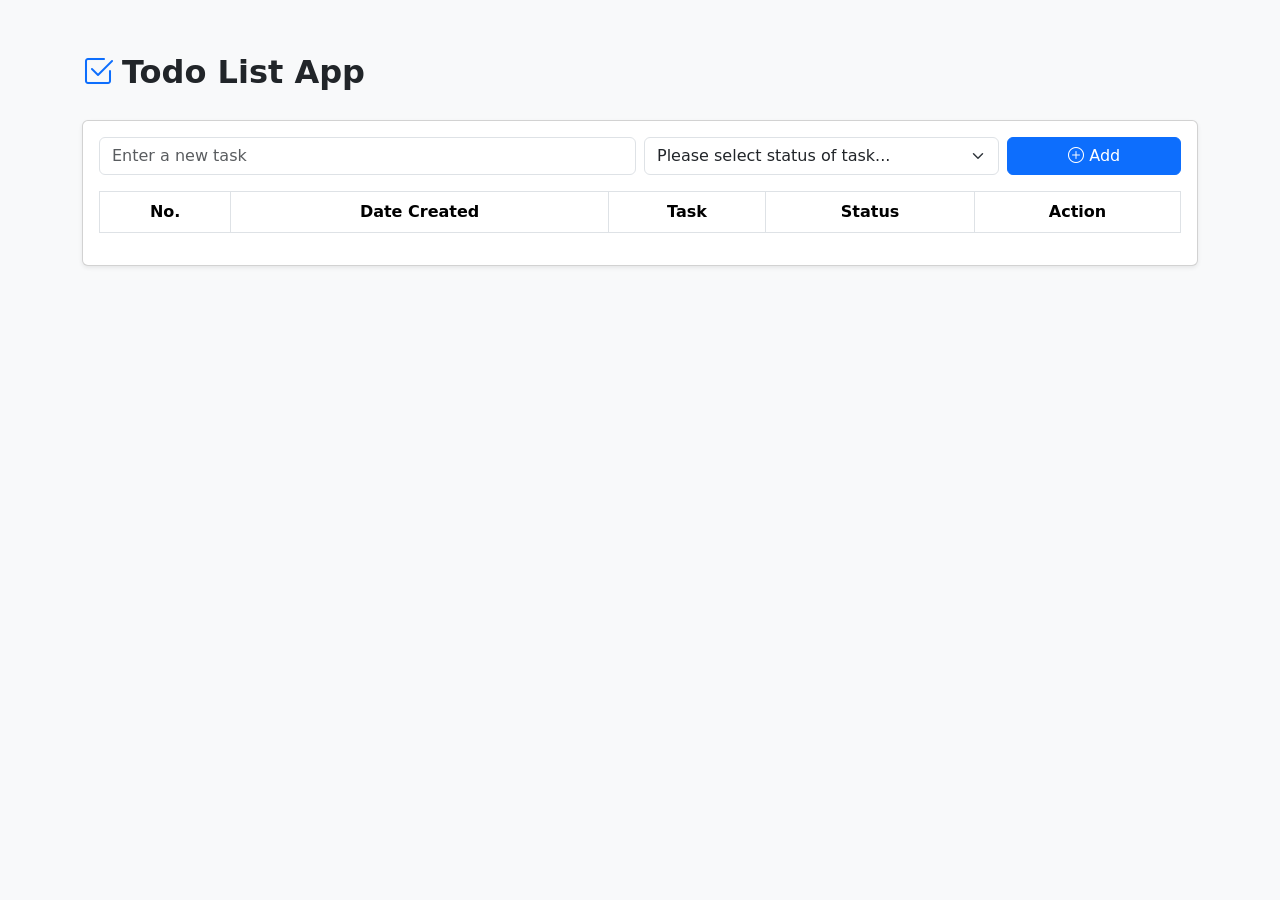
<file: index.html>
<!DOCTYPE html>
<html lang="en">

<head>
    <meta charset="UTF-8">
    <meta name="viewport" content="width=device-width, initial-scale=1.0">
    <title>ToDo List Web App</title>
    <!-- Bootstrap CSS -->
    <link href="https://cdn.jsdelivr.net/npm/bootstrap@5.3.0/dist/css/bootstrap.min.css" rel="stylesheet">
    <!-- Bootstrap Icons -->
    <link rel="stylesheet" href="https://cdn.jsdelivr.net/npm/bootstrap-icons@1.11.3/font/bootstrap-icons.css">
</head>

<body class="bg-light">

    <div class="container py-5">
        <!-- Header -->
        <div class="d-flex align-items-center mb-4">
            <i class="bi bi-check2-square text-primary fs-2 me-2"></i>
            <h2 class="fw-bold mb-0">Todo List App</h2>
        </div>

        <!-- Card Layout -->
        <div class="card shadow-sm">
            <div class="card-body">
                <!-- Input Row -->
                <div class="row g-2 mb-3">
                    <div class="col-md-6">
                        <input type="text" id="taskInput" class="form-control" placeholder="Enter a new task">
                    </div>
                    <div class="col-md-4">
                        <select id="statusInput" class="form-select">
                            <option value="" disabled selected>Please select status of task...</option>
                            <option value="Created">Created</option>
                            <option value="Ongoing">Ongoing</option>
                            <option value="On-Hold">On-Hold</option>
                            <option value="Completed">Completed</option>
                            <option value="Cancelled">Cancelled</option>
                            <option value="Overdue">Overdue</option>
                        </select>
                    </div>
                    <div class="col-md-2 d-grid">
                        <button id="addTaskBtn" class="btn btn-primary">
                            <i class="bi bi-plus-circle"></i> Add
                        </button>
                    </div>
                </div>

                <!-- Task List -->
                <div class="table-responsive-sm">
                    <table class="table table-striped table-bordered align-middle">
                        <thead class="text-center">
                            <tr>
                                <th scope="col">No.</th>
                                <th scope="col">Date Created</th>
                                <th scope="col">Task</th>
                                <th scope="col">Status</th>
                                <th scope="col">Action</th>
                            </tr>
                        </thead>
                        <tbody id="taskTableBody"></tbody>
                    </table>
                </div>

            </div>
        </div>
    </div>

    <script src="script.js"></script>
</body>
</html>
</file>
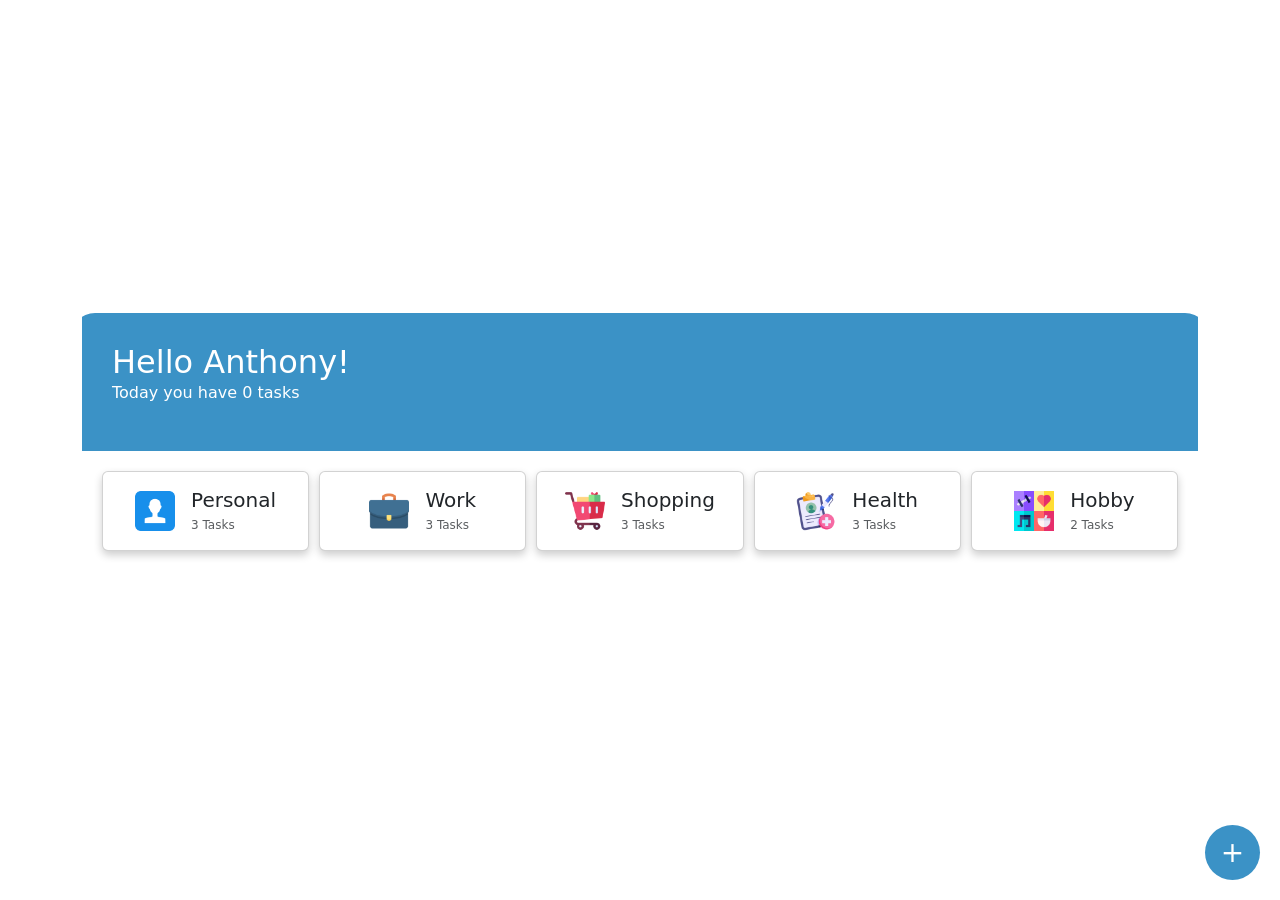
<file: layout.html>
<!DOCTYPE html>
<html lang="en">

<head>
    <meta charset="UTF-8">
    <meta name="viewport" content="width=device-width, initial-scale=1.0">
    <title>Todo-List App</title>
    <!-- Custom CSS Layout -->
    <link rel="stylesheet" href="style.css">
    <!-- Bootstrap CSS -->
    <link href="https://cdn.jsdelivr.net/npm/bootstrap@5.3.0/dist/css/bootstrap.min.css" rel="stylesheet">
    <link rel="stylesheet" href="https://cdn.jsdelivr.net/npm/bootstrap-icons@1.11.3/font/bootstrap-icons.css">
    <link href="https://fonts.googleapis.com/css2?family=Poppins:wght@300;400;600&display=swap" rel="stylesheet">
</head>

<body>
    <div class="container">
        <!-- Header Section -->
        <header>
            <h2>Hello Anthony!</h2>
            <p>Today you have <span id="taskCount">0</span> tasks</p>
        </header>

        <!-- Main Section -->
        <div class="categories">

            <div class="card shadow-md p-3 mb-3" style="width: 18rem;" onclick="openCategory('Personal')">
                <div class="d-flex align-items-center">
                    <!-- Icon -->
                    <div class="me-3">
                        <img src="assets/icons/personal.png" alt="personal" width="40" height="40">
                    </div>

                    <!-- Text -->
                    <div>
                        <h5 class="mb-1">Personal</h5>
                        <p class="text-muted mb-0">3 Tasks</p>
                    </div>
                </div>
            </div>

            <div class="card shadow-md p-3 mb-3" style="width: 18rem;" onclick="openCategory('Work')">
                <div class="d-flex align-items-center">
                    <!-- Icon -->
                    <div class="me-3">
                        <img src="assets/icons/work.png" alt="work" width="40" height="40">
                    </div>

                    <!-- Text -->
                    <div>
                        <h5 class="mb-1">Work</h5>
                        <p class="text-muted mb-0">3 Tasks</p>
                    </div>
                </div>
            </div>

            <div class="card shadow-md p-3 mb-3" style="width: 18rem;" onclick="openCategory('Shopping')">
                <div class="d-flex align-items-center">
                    <!-- Icon -->
                    <div class="me-3">
                        <img src="assets/icons/shopping.png" alt="shopping" width="40" height="40">
                    </div>

                    <!-- Text -->
                    <div>
                        <h5 class="mb-1">Shopping</h5>
                        <p class="text-muted mb-0">3 Tasks</p>
                    </div>
                </div>
            </div>

            <div class="card shadow-md p-3 mb-3" style="width: 18rem;" onclick="openCategory('Health')">
                <div class="d-flex align-items-center">
                    <!-- Icon -->
                    <div class="me-3">
                        <img src="assets/icons/health.png" alt="health" width="40" height="40">
                    </div>

                    <!-- Text -->
                    <div>
                        <h5 class="mb-1">Health</h5>
                        <p class="text-muted mb-0">3 Tasks</p>
                    </div>
                </div>
            </div>

            <div class="card shadow-md p-3 mb-3" style="width: 18rem;" onclick="openCategory('Hobby')">
                <div class="d-flex align-items-center">
                    <!-- Icon -->
                    <div class="me-3">
                        <img src="assets/icons/hobby.png" alt="hobby" width="40" height="40">
                    </div>

                    <!-- Text -->
                    <div>
                        <h5 class="mb-1">Hobby</h5>
                        <p class="text-muted mb-0">2 Tasks</p>
                    </div>
                </div>
            </div>

            <button class="add-btn">+</button>

        </div>

        <script src="script.js"></script>
</body>

</html>
</file>
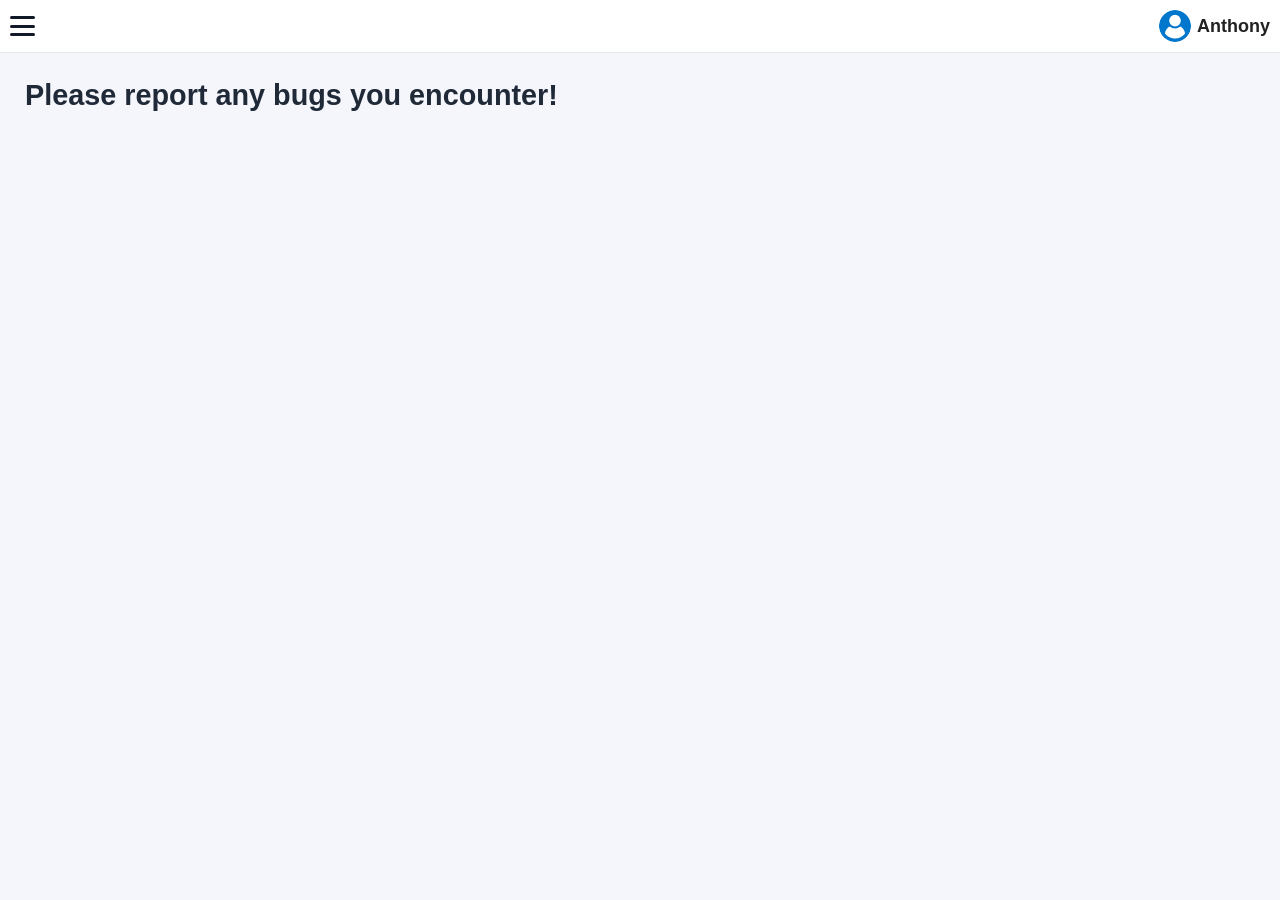
<file: sections/bugreport.html>
<!DOCTYPE html>
<html lang="en">

<head>
    <meta charset="UTF-8">
    <meta name="viewport" content="width=device-width, initial-scale=1.0">
    <title>Dashboard | Bug Report</title>
    <link rel="stylesheet" href="../assets/css/main.css">
    <link rel="stylesheet" href="https://cdnjs.cloudflare.com/ajax/libs/font-awesome/6.5.0/css/all.min.css">
    <link rel="icon" type="image/x-icon" href="../assets/icons/task.png">
</head>

<body>
    <!-- Sidebar -->
    <aside class="sidebar" id="sidebar">
        <div class="sidebar-header">
            <h2 id="text">ToDo List App</h2>
            <img id="sidebarLogo" src="../assets/icons/task.png" alt="Site Logo" class="hidden">
        </div>

        <nav class="sidebar-nav">
            <ul>
                <li>
                    <a href="../dashboard.html">
                        <i class="fa-solid fa-chart-line"></i>
                        <span>Dashboard</span>
                    </a>
                </li>
        
                <li>
                    <a href="task.html">
                        <i class="fa-solid fa-list-check"></i>
                        <span>Tasks</span>
                    </a>
                </li>
        
                <li>
                    <a href="profile.html">
                        <i class="fa-solid fa-user-pen"></i>
                        <span>Profile</span>
                    </a>
                </li>

                <li>
                    <a href="bugreport.html" class="active">
                        <i class="fa-solid fa-bug"></i>
                        <span>Bug Report</span>
                    </a>
                </li>
        
                <li>
                    <a href="#">
                        <i class="fa-solid fa-person-walking-arrow-right"></i>
                        <span>Logout</span>
                    </a>
                </li>
            </ul>
        </nav>
    </aside>

    <!-- Main Content -->
    <div class="main-content" id="main-content">
        <!-- Navbar -->
        <div class="navbar-container">
            <div class="navbar">
                <button class="toggle-btn" id="toggle-btn">
                    <span></span>
                    <span></span>
                    <span></span>
                </button>
            </div>

            <div class="user-profile">
                <img src="../assets/images/user-avatar.png" alt="User Avatar" class="avatar">
                <span class="username">Anthony</span>
            </div>
        </div>

        <!-- Dashboard Content -->
        <div class="dashboard-content">
            <h1>Please report any bugs you encounter!</h1>
        </div>
        <!-- End of Dashboard Content -->

    </div>
    <!-- End of Main Content -->

    <script src="/assets/js/sidebar-script.js"></script>
</body>
</html>
</file>
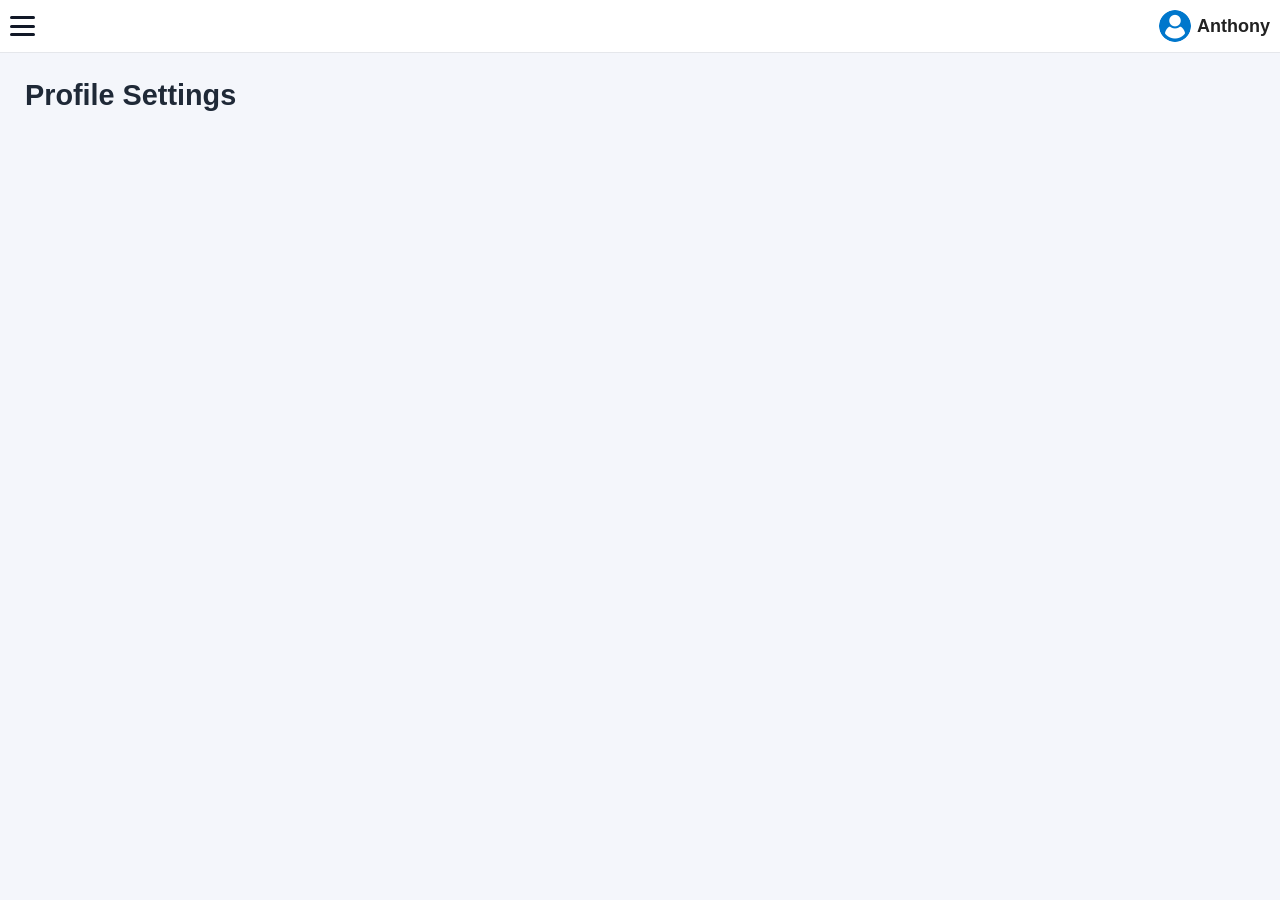
<file: sections/profile.html>
<!DOCTYPE html>
<html lang="en">

<head>
    <meta charset="UTF-8">
    <meta name="viewport" content="width=device-width, initial-scale=1.0">
    <title>Dashboard | Bug Report</title>
    <link rel="stylesheet" href="../assets/css/main.css">
    <link rel="stylesheet" href="https://cdnjs.cloudflare.com/ajax/libs/font-awesome/6.5.0/css/all.min.css">
    <link rel="icon" type="image/x-icon" href="../assets/icons/task.png">
</head>

<body>
    <!-- Sidebar -->
    <aside class="sidebar" id="sidebar">
        <div class="sidebar-header">
            <h2 id="text">ToDo List App</h2>
            <img id="sidebarLogo" src="../assets/icons/task.png" alt="Site Logo" class="hidden">
        </div>

        <nav class="sidebar-nav">
            <ul>
                <li>
                    <a href="../dashboard.html">
                        <i class="fa-solid fa-chart-line"></i>
                        <span>Dashboard</span>
                    </a>
                </li>
        
                <li>
                    <a href="task.html">
                        <i class="fa-solid fa-list-check"></i>
                        <span>Tasks</span>
                    </a>
                </li>
        
                <li>
                    <a href="profile.html" class="active">
                        <i class="fa-solid fa-user-pen"></i>
                        <span>Profile</span>
                    </a>
                </li>

                <li>
                    <a href="bugreport.html">
                        <i class="fa-solid fa-bug"></i>
                        <span>Bug Report</span>
                    </a>
                </li>
        
                <li>
                    <a href="#">
                        <i class="fa-solid fa-person-walking-arrow-right"></i>
                        <span>Logout</span>
                    </a>
                </li>
            </ul>
        </nav>
    </aside>

    <!-- Main Content -->
    <div class="main-content" id="main-content">
        <!-- Navbar -->
        <div class="navbar-container">
            <div class="navbar">
                <button class="toggle-btn" id="toggle-btn">
                    <span></span>
                    <span></span>
                    <span></span>
                </button>
            </div>

            <div class="user-profile">
                <img src="../assets/images/user-avatar.png" alt="User Avatar" class="avatar">
                <span class="username">Anthony</span>
            </div>
        </div>

        <!-- Dashboard Content -->
        <div class="dashboard-content">
            <h1>Profile Settings</h1>
        </div>
        <!-- End of Dashboard Content -->

    </div>
    <!-- End of Main Content -->

    <script src="/assets/js/sidebar-script.js"></script>
</body>
</html>
</file>
<file: style.css>
body {
    display: flex;
    justify-content: center;
    align-items: center;
    height: 100vh;

    font-family: 'Segoe UI', Tahoma, Geneva, Verdana, sans-serif;
    background: #f4f4f4;
}

.container {
    width: 320px;
    background: white;
    border-radius: 25px;
    overflow: hidden;
}

header {
    background: #3b92c6;
    color: white;
    padding: 30px;
}

header h2 {
    margin: 0;
}

.categories {
    display: flex;
    justify-content: space-between;
    align-items: center;
    gap: 10px;

    padding: 20px;
}

.card {
    display:flex;
    align-items:center;
    background:#f3f3f3;
    padding:15px;
    border-radius:12px;
    margin-bottom:15px;
    cursor:pointer;
    box-shadow: 0 4px 8px rgba(0,0,0,0.2)
}

.card:hover {
    background: #e8f2f9;
}

.card span {
    font-size: 28px;
    margin-right: 15px;
}

.card h3 {
    margin: 0;
}

.card p {
    margin: 0;
    font-size: 12px;
    color: gray;
}

.add-btn {
    position: absolute;
    bottom: 20px;
    right: 20px;
    width: 55px;
    height: 55px;
    border: none;
    border-radius: 50%;
    background: #3b92c6;
    color: white;
    font-size: 28px;
    cursor: pointer;
}

.icon img {
    width: 40px;
    height: 40px;
}
</file>
<file: assets/css/main.css>
/* ==================================================
   MAIN.CSS
   Central Stylesheet Loader
   Architecture:
   1. Base - Resets, typography, and global styles
   2. Layout
   3. Components
================================================== */

/* ===== Import Order Matters ===== */
@import url(base.css);
@import url(layout.css);
@import url(components.css);
@import url(utilities.css);
/* ===== Import Order Matters ===== */

/* ================================================
   main.css - Initial Stylesheet
   ================================================ */

* {
    margin: 0;
    padding: 0;
    box-sizing: border-box;
    font-family: "Segoe UI", Tahoma, Geneva, Verdana, sans-serif;
}

body {
    display: flex;
    background: #f4f6fb;
    height: 100vh;
    overflow: hidden;
}

/* ===== CATEGORY CARDS ===== */
.card {
    background: #fff;
    border-radius: 12px;
    cursor: pointer;
    transition: transform 0.25s ease, box-shadow 0.25s ease;
    box-shadow: 0 4px 10px rgba(0, 0, 0, 0.05);
    padding: 18px;
}

.card:hover {
    transform: translateY(-4px);
    box-shadow: 0 8px 20px rgba(0, 0, 0, 0.08);
}

.card-inner {
    display: flex;
    align-items: center;
    gap: 15px;
}

.card-inner img {
    width: 50px;
    height: 50px;
    border-radius: 8px;
}

.card-text h5 {
    margin: 0 0 4px 0;
    font-size: 1.1rem;
    color: #1f2937;
}

.card-text p {
    margin: 0;
    font-size: 1rem;
    font-weight: 500;
    color: #6b7280; /* Tailwind gray-500 */
}

/* ===== RESPONSIVE ADJUSTMENTS ===== */
@media (max-width: 768px) {

}

@media (max-width: 480px) {
    .card-inner {
        flex-direction: row;
        align-items: flex-start;
        text-align: left;
    }

    .card-inner img {
        width: 50px;
        height: 50px;
    }
}

/* ===== RECENT ACTIVITY ===== */
.recent-activity {
    grid-column: 1 / -1;
    background: #fff;
    padding: 25px;
    border-radius: 12px;
    box-shadow: 0 4px 12px rgba(0, 0, 0, 0.05);
    display: flex;
    flex-direction: column;
    gap: 12px;
}

.recent-activity h2 {
    margin-bottom: 15px;
    font-size: 1.4rem;
    color: #1f2937;
}

.recent-activity ul {
    list-style: none;
    margin: 0;
    padding: 0;
    display: flex;
    flex-direction: column;
    gap: 10px;
    max-height: 800px; /* optional scroll for long activity */
    overflow-y: auto;
}

.recent-activity li {
    display: flex;
    flex-direction: column;
    gap: 4px;
    padding: 8px 0;
    border-bottom: 1px solid #f0f0f0;
    font-size: 0.95rem;
    color: #374151;
    transition: background 0.2s ease;
}

.recent-activity li:hover {
    background: #f9fafb;
    border-radius: 8px;
    padding-left: 8px;
}

.activity-time {
    font-weight: 600;
    color: #2563eb; /* Tailwind blue-600 */
    font-size: 0.85rem;
}

.activity-desc {
    color: #4b5563; /* Tailwind gray-700 */
}

/* ===== SCROLLBAR ===== */
.recent-activity ul::-webkit-scrollbar {
    width: 6px;
}

.recent-activity ul::-webkit-scrollbar-thumb {
    background: #cbd5e1;
    border-radius: 10px;
}

/* ===== RESPONSIVE ===== */
@media (max-width: 480px) {
    .recent-activity {
        padding: 15px;
    }

    .recent-activity h2 {
        font-size: 1.2rem;
    }

    .recent-activity li {
        font-size: 0.9rem;
    }
}

/* ===== SCROLLBAR ===== */

.dashboard-content::-webkit-scrollbar {
    width: 6px;
}

.dashboard-content::-webkit-scrollbar-thumb {
    background: #cbd5e1;
    border-radius: 10px;
}
</file>
